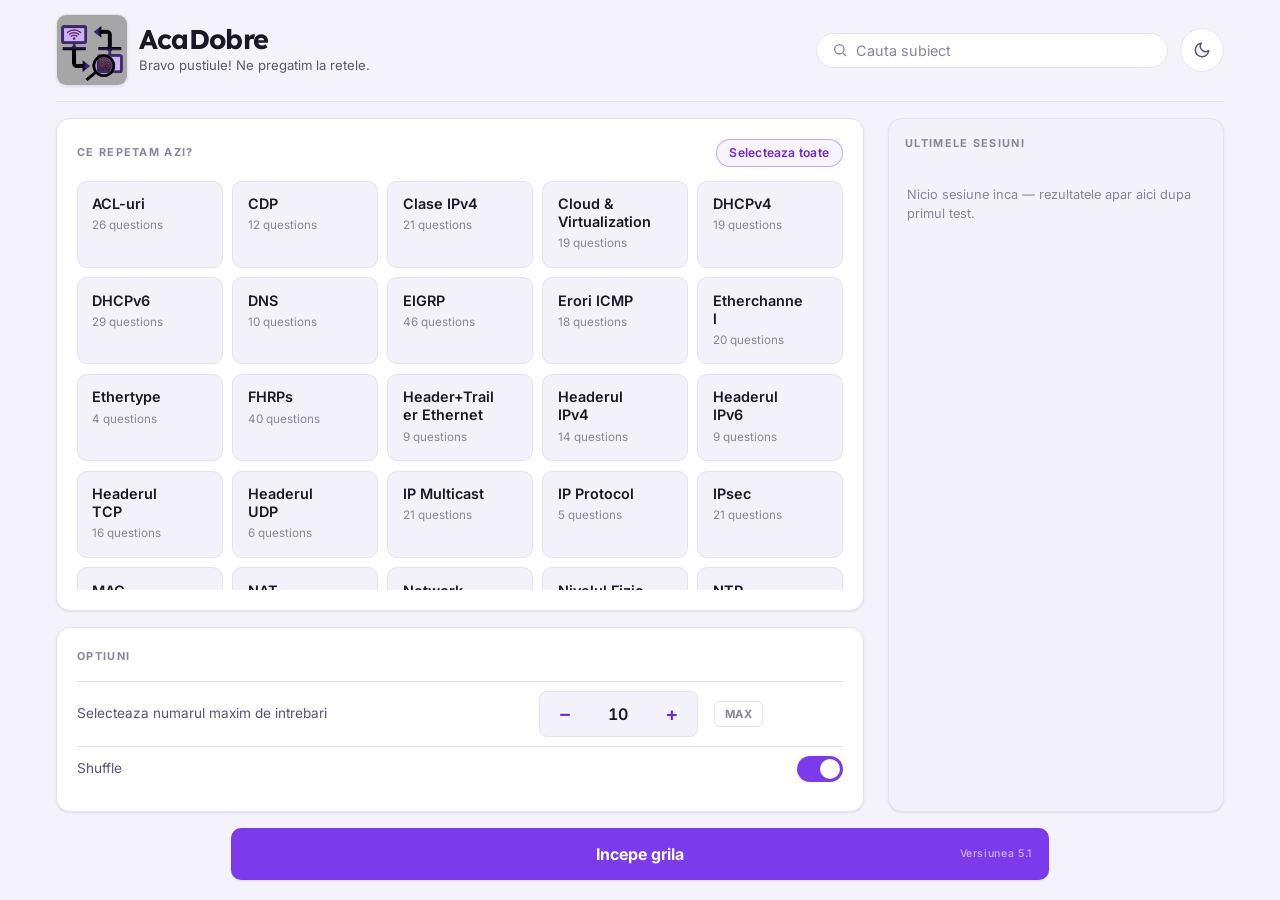
<file: index.html>
<!DOCTYPE html>
<html lang="en">
<head>
  <meta charset="UTF-8" />
  <meta name="viewport" content="width=device-width, initial-scale=1.0, viewport-fit=cover" />
  <title>AcaDobre</title>

  <link rel="manifest" href="manifest.json" />
  <link rel="icon" type="image/x-icon" href="icons/logo.ico" />
  <link rel="icon" type="image/png" href="icons/logo.png" />
  <link rel="shortcut icon" href="icons/logo.ico" />
  <meta name="color-scheme" content="dark light" />
  <meta name="theme-color" content="#0e1014" id="meta-theme-color" />
  <meta name="mobile-web-app-capable" content="yes" />
  <meta name="apple-mobile-web-app-capable" content="yes" />
  <meta name="apple-mobile-web-app-status-bar-style" content="black-translucent" />
  <meta name="apple-mobile-web-app-title" content="AcaDobre" />
  <link rel="apple-touch-icon" href="icons/apple-touch-icon.png" />

  <!-- Theme: apply saved/system preference before first paint to avoid a flash.
       This is presentation-only plumbing and is intentionally kept out of script.js. -->
  <script>
    (function () {
      try {
        var saved = localStorage.getItem('acadobre.theme');
        var theme = (saved === 'light' || saved === 'dark')
          ? saved
          : (window.matchMedia && window.matchMedia('(prefers-color-scheme: light)').matches ? 'light' : 'dark');
        document.documentElement.setAttribute('data-theme', theme);
      } catch (e) {
        document.documentElement.setAttribute('data-theme', 'dark');
      }
    })();
  </script>

  <link rel="stylesheet" href="style.css?v=5.1" />
</head>
<body>

  <div id="screen-setup" class="screen active">
    <div class="container setup-container">

      <header class="app-header">
        <div class="brand">
          <div class="brand-logo">
            <img src="icons/logo.png" alt="AcaDobre logo" />
          </div>
          <div class="brand-text">
            <h1 class="app-title">AcaDobre</h1>
            <p class="app-sub">Bravo pustiule! Ne pregatim la retele.</p>
          </div>
        </div>
        <div class="app-header-search">
          <span class="search-icon" aria-hidden="true">
            <svg viewBox="0 0 24 24" fill="none" stroke="currentColor" stroke-width="2">
              <circle cx="11" cy="11" r="7"></circle>
              <line x1="21" y1="21" x2="16.65" y2="16.65"></line>
            </svg>
          </span>
          <input type="search" id="topic-search-input" class="topic-search-input" placeholder="Cauta subiect" autocomplete="off" />
        </div>
        <button id="theme-toggle" class="theme-toggle" type="button" aria-label="Schimba tema (luminos / intunecat)" title="Schimba tema">
          <span class="ic-sun" aria-hidden="true">
            <svg viewBox="0 0 24 24" fill="none" stroke="currentColor" stroke-width="2" stroke-linecap="round" stroke-linejoin="round">
              <circle cx="12" cy="12" r="4"></circle>
              <path d="M12 2v2M12 20v2M4.93 4.93l1.41 1.41M17.66 17.66l1.41 1.41M2 12h2M20 12h2M4.93 19.07l1.41-1.41M17.66 6.34l1.41-1.41"></path>
            </svg>
          </span>
          <span class="ic-moon" aria-hidden="true">
            <svg viewBox="0 0 24 24" fill="none" stroke="currentColor" stroke-width="2" stroke-linecap="round" stroke-linejoin="round">
              <path d="M21 12.79A9 9 0 1 1 11.21 3 7 7 0 0 0 21 12.79z"></path>
            </svg>
          </span>
        </button>
      </header>

      <section class="card" id="topics-card">
        <div class="topics-card-header">
          <span class="section-label">Ce repetam azi?</span>
          <button id="topic-select-all-btn" class="topic-select-all-btn" type="button">Selecteaza toate</button>
        </div>
        <div id="topic-list" class="topic-grid"></div>
        <p id="topic-error" class="field-error hidden">Alege cel putin un subiect pentru a putea incepe.</p>
      </section>

      <section class="card" id="options-card">
        <span class="section-label">Optiuni</span>
        <!-- Header-first toggle — visible only when a selected topic contains header-fill questions -->
        <div id="hf-first-row" class="options-row hidden">
          <span class="option-label">Afiseaza intrebarile header la inceput</span>
          <label class="toggle">
            <input type="checkbox" id="hf-first-toggle" />
            <span class="toggle-slider"></span>
          </label>
        </div>
        <div class="options-row">
          <span class="option-label">Selecteaza numarul maxim de intrebari</span>
          <div class="stepper">
            <button class="stepper-btn" id="q-dec" type="button">−</button>
            <input
              type="number"
              id="q-count-input"
              class="stepper-input"
              value="10"
              min="1"
              max="100000"
              aria-label="Number of questions"
            />
            <button class="stepper-btn" id="q-inc" type="button">+</button>
          </div>
          <button id="q-max-btn" class="btn-max-fill" type="button">MAX</button>
          <span id="q-max-hint" class="hint-text"></span>
        </div>
        <div class="options-row">
          <span class="option-label">Shuffle</span>
          <label class="toggle">
            <input type="checkbox" id="shuffle-toggle" checked />
            <span class="toggle-slider"></span>
          </label>
        </div>
      </section>

      <button id="start-btn" class="btn btn-primary btn-large" type="button">
        <span class="start-btn-label">Incepe grila</span>
        <span class="start-btn-version">Versiunea 5.1</span>
      </button>

      <aside class="card" id="last-session-card">
        <div class="last-session-header">
          <span class="section-label">Ultimele sesiuni</span>
        </div>
        <ul id="last-sessions-list" class="last-sessions-list"></ul>
      </aside>
    </div>
  </div>

  <div id="screen-quiz" class="screen">
    <div class="container quiz-container">

      <!-- Top bar spans full width -->
      <div class="quiz-topbar">
        <div class="quiz-meta">
          <span id="q-current-label" class="meta-badge">Q1</span>
          <span id="q-topic-label" class="meta-topic"></span>
        </div>
        <div class="quiz-topbar-right">
          <div class="timer-wrap">
            <svg class="timer-icon" viewBox="0 0 24 24" fill="none" stroke="currentColor" stroke-width="2">
              <circle cx="12" cy="12" r="10"/><polyline points="12 6 12 12 16 14"/>
            </svg>
            <span id="timer-display">0:00</span>
          </div>
          <button id="theme-toggle-quiz" class="theme-toggle" type="button" aria-label="Schimba tema (luminos / intunecat)" title="Schimba tema">
            <span class="ic-sun" aria-hidden="true"><svg viewBox="0 0 24 24" fill="none" stroke="currentColor" stroke-width="2" stroke-linecap="round" stroke-linejoin="round"><circle cx="12" cy="12" r="4"></circle><path d="M12 2v2M12 20v2M4.93 4.93l1.41 1.41M17.66 17.66l1.41 1.41M2 12h2M20 12h2M4.93 19.07l1.41-1.41M17.66 6.34l1.41-1.41"></path></svg></span>
            <span class="ic-moon" aria-hidden="true"><svg viewBox="0 0 24 24" fill="none" stroke="currentColor" stroke-width="2" stroke-linecap="round" stroke-linejoin="round"><path d="M21 12.79A9 9 0 1 1 11.21 3 7 7 0 0 0 21 12.79z"></path></svg></span>
          </button>
        </div>
      </div>

      <div class="progress-track">
        <div id="progress-bar" class="progress-fill" style="width:0%"></div>
      </div>

      <div class="quiz-layout">

        <div class="question-area">
          <div class="card question-card">
            <h2 id="question-text" class="question-text"></h2>
            <p id="question-hint" class="question-hint hidden"></p>

            <div id="question-image-wrap" class="question-image-wrap hidden">
              <img id="question-image" class="question-image" alt="" />
            </div>

            <div id="mc-options" class="mc-options hidden"></div>
            <div id="mc-multi-options" class="mc-options hidden">
              <p class="mc-multi-badge">Selecteaza toate variantele corecte</p>
            </div>
            <div id="matching-wrap" class="matching-wrap hidden"></div>
            <div id="image-order-wrap" class="image-order-wrap hidden"></div>
            <div id="label-order-wrap" class="label-order-wrap hidden"></div>
            <div id="header-fill-wrap" class="header-fill-wrap hidden"></div>
            <div id="oe-input-wrap" class="oe-wrap hidden">
              <input
                type="text"
                id="oe-input"
                class="oe-input"
                placeholder="Raspunde…"
                autocomplete="off"
              />
            </div>
          </div>

          <div class="question-nav-btns">
            <button id="prev-btn" class="btn btn-secondary" type="button">← Inapoi</button>
            <button id="mark-btn" class="btn btn-mark" type="button" title="Flag this question for review">
              <svg class="mark-icon" viewBox="0 0 24 24" fill="none" stroke="currentColor" stroke-width="2">
                <path d="M4 4h16v10l-8 3-8-3V4z"/>
              </svg>
              <span id="mark-label">Marcheaza</span>
            </button>
            <button id="next-btn" class="btn btn-secondary" type="button">Inainte →</button>
          </div>
        </div>

        <aside class="q-sidebar">
          <div class="card q-sidebar-card">
            <span class="section-label">Intrebari</span>
            <div id="q-nav-grid" class="q-nav-grid"></div>
            <div class="quiz-mode-row">
              <span class="quiz-mode-label">Pe o pagina</span>
              <label class="toggle">
                <input type="checkbox" id="single-page-mode-toggle" />
                <span class="toggle-slider"></span>
              </label>
            </div>
            <button id="submit-quiz-btn" class="btn btn-primary btn-full" type="button">Vedem ce o fi</button>
            <button id="abandon-btn" class="btn btn-ghost btn-full" type="button">← Inapoi la meniu</button>
          </div>
        </aside>

      </div>
    </div>
  </div>
  <div id="screen-results" class="screen">
    <div class="container results-container">

      <header class="results-header">
        <div class="score-ring-wrap">
          <svg class="score-ring" viewBox="0 0 120 120">
            <circle class="ring-bg" cx="60" cy="60" r="52" />
            <circle id="ring-progress" class="ring-fg" cx="60" cy="60" r="52"
              stroke-dasharray="326.7" stroke-dashoffset="326.7" />
          </svg>
          <div class="score-ring-label">
            <span id="score-pct-big">0%</span>
          </div>
        </div>
        <div class="results-meta">
          <h2 id="results-title" class="results-title">Quiz Complete</h2>
          <p id="results-summary" class="results-summary"></p>
        </div>
        <button id="theme-toggle-results" class="theme-toggle" type="button" aria-label="Schimba tema (luminos / intunecat)" title="Schimba tema">
          <span class="ic-sun" aria-hidden="true"><svg viewBox="0 0 24 24" fill="none" stroke="currentColor" stroke-width="2" stroke-linecap="round" stroke-linejoin="round"><circle cx="12" cy="12" r="4"></circle><path d="M12 2v2M12 20v2M4.93 4.93l1.41 1.41M17.66 17.66l1.41 1.41M2 12h2M20 12h2M4.93 19.07l1.41-1.41M17.66 6.34l1.41-1.41"></path></svg></span>
          <span class="ic-moon" aria-hidden="true"><svg viewBox="0 0 24 24" fill="none" stroke="currentColor" stroke-width="2" stroke-linecap="round" stroke-linejoin="round"><path d="M21 12.79A9 9 0 1 1 11.21 3 7 7 0 0 0 21 12.79z"></path></svg></span>
        </button>
      </header>

      <div class="stats-row">
        <div class="stat-card">
          <span class="stat-value" id="stat-correct">0</span>
          <span class="stat-label">Raspunsuri corecte</span>
        </div>
        <div class="stat-card">
          <span class="stat-value" id="stat-total">0</span>
          <span class="stat-label">Intrebari totale</span>
        </div>
        <div class="stat-card">
          <span class="stat-value" id="stat-time">0s</span>
          <span class="stat-label">Timp</span>
        </div>
      </div>

      <div class="results-actions">
        <button id="restart-btn" class="btn btn-primary"   type="button">Grila noua</button>
      </div>

      <div id="review-panel" class="review-panel">
        <div class="review-mode-bar">
          <span class="review-mode-label">Pe o pagina</span>
          <label class="toggle">
            <input type="checkbox" id="review-single-page-toggle" />
            <span class="toggle-slider"></span>
          </label>
        </div>
        <div class="review-layout">
          <div class="review-list-col">
            <span class="section-label">Vreau sa vad statisticile</span>
            <div id="review-list"></div>
          </div>
          <aside class="review-nav-sidebar">
            <span class="section-label">Raspunsuri</span>
            <div id="review-nav-grid" class="review-nav-grid"></div>
          </aside>
        </div>
      </div>

      <div id="topic-breakdown" class="card hidden">
        <span class="section-label">Sectiuni alese</span>
        <div id="breakdown-list"></div>
      </div>

    </div>
  </div>

  <div id="confirm-modal" class="modal-backdrop hidden">
    <div class="modal-box">
      <h3 class="modal-title" id="modal-title">Confirmare</h3>
      <p id="modal-body" class="modal-body"></p>
      <div class="modal-actions">
        <button id="modal-cancel" class="btn btn-secondary" type="button">Inapoi</button>
        <button id="modal-confirm" class="btn btn-primary"  type="button">Trimite raspuns</button>
      </div>
    </div>
  </div>

  <script>
    window.ACADOBRE_QUESTIONS = [];
  </script>

  <script src="questions/rutare_dinamica.js"></script>
  <script src="questions/porturi_protocoale_layer4.js"></script>
  <script src="questions/ip_protocol_nextheader.js"></script>
  <script src="questions/ethertype.js"></script>
  <script src="questions/ip_multicast.js"></script>
  <script src="questions/icmp.js"></script>
  <script src="questions/mac_multicast.js"></script>
  <script src="questions/timers.js"></script>
  <script src="questions/osi_tcp.js"></script>
  <script src="questions/physical_layer.js"></script>
  <script src="questions/ip_classes.js"></script>
  <script src="questions/standard_names.js"></script>
  <script src="questions/udp_header.js"></script>
  <script src="questions/ipv4_header.js"></script>
  <script src="questions/tcp_header.js"></script>
  <script src="questions/ipv6_header.js"></script>
  <script src="questions/ethernet_frame.js"></script>
  <script src="questions/vlan_tag.js"></script>
  <script src="questions/stp.js"></script>
  <script src="questions/etherchannel.js"></script>
  <script src="questions/fhrp.js"></script>
  <script src="questions/dhcp.js"></script>
  <script src="questions/dhcpv6.js"></script>
  <script src="questions/ospf.js"></script>
  <script src="questions/security.js"></script>
  <script src="questions/layer2security.js"></script>
  <script src="questions/acl.js"></script>
  <script src="questions/nat.js"></script>
  <script src="questions/vlans.js"></script>
  <script src="questions/vtp.js"></script>
  <script src="questions/dns.js"></script>
  <script src="questions/cdp.js"></script>
  <script src="questions/ntp.js"></script>
  <script src="questions/ssh.js"></script>
  <script src="questions/snmp.js"></script>
  <script src="questions/syslog.js"></script>
  <script src="questions/wireless_frame.js"></script>
  <script src="questions/wifi_standards.js"></script>
  <script src="questions/wireless.js"></script>
  <script src="questions/wan.js"></script>
  <script src="questions/vpn.js"></script>
  <script src="questions/ipsec.js"></script>
  <script src="questions/qos.js"></script>
  <script src="questions/network_design.js"></script>
  <script src="questions/virtualization.js"></script>
  <script src="questions/eigrp.js"></script>

  <script src="script.js?v=5.1"></script>

  <!-- Theme toggle wiring — presentation-only, kept separate from script.js -->
  <script>
    (function () {
      var btns = document.querySelectorAll('.theme-toggle');
      var meta = document.getElementById('meta-theme-color');
      var COLORS = { dark: '#0e1014', light: '#f5f4fb' };
      function apply(theme, ev) {
        var root = document.documentElement;
        var commit = function () {
          root.setAttribute('data-theme', theme);
          if (meta) meta.setAttribute('content', COLORS[theme] || COLORS.dark);
        };
        try { localStorage.setItem('acadobre.theme', theme); } catch (e) {}
        if (typeof document.startViewTransition !== 'function') { commit(); return; }
        // The new theme wipes in as a circle expanding from the toggle that was clicked
        // (fallback: top-right). GPU-composited clip-path stays smooth on a large DOM.
        // Runs regardless of prefers-reduced-motion: this is an explicit, user-invoked action.
        var ox = ev && ev.clientX != null ? ev.clientX : window.innerWidth - 40;
        var oy = ev && ev.clientY != null ? ev.clientY : 40;
        var endR = Math.hypot(Math.max(ox, window.innerWidth - ox), Math.max(oy, window.innerHeight - oy));
        // Freeze the per-element colour transitions while the wipe plays. The live DOM is
        // hidden behind the VT snapshot, so snapping it instantly is invisible — and it hands
        // the whole main thread to the composited clip-path reveal. Otherwise the hundreds of
        // simultaneous 180ms background/color transitions starve it and the wipe drops frames.
        root.classList.add('theme-switching');
        var done = function () { root.classList.remove('theme-switching'); };
        var vt = document.startViewTransition(commit);
        vt.ready.then(function () {
          root.animate(
            { clipPath: ['circle(0px at ' + ox + 'px ' + oy + 'px)',
                         'circle(' + endR + 'px at ' + ox + 'px ' + oy + 'px)'] },
            { duration: 480, easing: 'cubic-bezier(.4, 0, .2, 1)', pseudoElement: '::view-transition-new(root)' }
          );
        }).catch(function () {});
        vt.finished.then(done).catch(done);
      }
      btns.forEach(function (btn) {
        btn.addEventListener('click', function (e) {
          var current = document.documentElement.getAttribute('data-theme') === 'light' ? 'light' : 'dark';
          apply(current === 'light' ? 'dark' : 'light', e);
        });
      });
      // Keep the status-bar colour in sync with the theme chosen before paint.
      var initial = document.documentElement.getAttribute('data-theme') === 'light' ? 'light' : 'dark';
      if (meta) meta.setAttribute('content', COLORS[initial]);
      // Follow the OS only while the user hasn't made an explicit choice.
      if (window.matchMedia) {
        window.matchMedia('(prefers-color-scheme: light)').addEventListener('change', function (e) {
          var saved;
          try { saved = localStorage.getItem('acadobre.theme'); } catch (err) {}
          if (saved !== 'light' && saved !== 'dark') apply(e.matches ? 'light' : 'dark');
        });
      }
    })();
  </script>

  <script>
    if ('serviceWorker' in navigator) {
      window.addEventListener('load', () => {
        navigator.serviceWorker.register('./sw.js')
          .catch(err => console.warn('SW registration failed:', err));
      });
    }
  </script>
</body>
</html>
</file>
<file: style.css>
/* ============================================================
   AcaDobre — Professional violet design system (v6.1)
   Mobile-first, token-driven, dual theme, no neon glow.
   Visual layer only: every selector/class here is referenced by
   index.html or generated by script.js — names are preserved.
   ============================================================ */

@import url('https://fonts.googleapis.com/css2?family=Inter:wght@400;500;600;700&family=Lexend:wght@500;600;700;800&display=swap');

/* ── Design tokens — constants (theme-independent) ───────────── */
:root {
  --v-200: #ddd6fe;
  --v-300: #c4b5fd;
  --v-400: #a78bfa;
  --v-500: #8b5cf6;
  --v-600: #7c3aed;
  --v-700: #6d28d9;

  --r-xs: 6px;
  --r-sm: 8px;
  --r-md: 10px;
  --r-lg: 14px;
  --r-xl: 20px;
  --r-pill: 999px;
  --radius: var(--r-md);
  --radius-lg: var(--r-lg);

  --t-fast: 120ms ease;
  --t: 180ms cubic-bezier(.4, 0, .2, 1);
  --transition: var(--t);

  --font: 'Inter', system-ui, -apple-system, 'Segoe UI', Roboto, sans-serif;
  --font-display: 'Lexend', 'Inter', system-ui, sans-serif;
}

/* ── Dark theme (default) ───────────────────────────────────── */
:root,
:root[data-theme="dark"] {
  color-scheme: dark;

  --bg:            #0e1014;
  --surface:       #161922;
  --surface-2:     #1c2029;
  --surface-hover: #232936;
  --border:        #2a2f3b;
  --border-strong: #3a4150;

  --text:        #eceef4;
  --text-muted:  #a3aabb;
  --text-subtle: #6d7585;

  --primary:        #7c3aed;
  --primary-hover:  #8b5cf6;
  --on-primary:     #ffffff;
  --accent-text:    #b9a4fc;
  --accent-weak:    rgba(124, 58, 237, .20);
  --accent-weak-2:  rgba(124, 58, 237, .11);
  --accent-border:  rgba(139, 92, 246, .55);
  --ring:           #a78bfa;

  --success:      #22c55e;
  --success-text: #4ade80;
  --success-weak: rgba(34, 197, 94, .14);
  --danger:       #ef4444;
  --danger-text:  #f87171;
  --danger-weak:  rgba(239, 68, 68, .14);
  --warning:      #f59e0b;
  --warning-text: #fbbf24;
  --warning-weak: rgba(245, 158, 11, .15);

  --shadow-color: rgba(0, 0, 0, .55);
  --shadow-sm: 0 1px 2px 0 var(--shadow-color);
  --shadow-md: 0 6px 20px -8px var(--shadow-color);
  --shadow-lg: 0 20px 46px -14px var(--shadow-color);

  --header-bg: rgba(14, 16, 20, .82);
  --scrim: rgba(6, 7, 12, .62);
}

/* ── Light theme ────────────────────────────────────────────── */
:root[data-theme="light"] {
  color-scheme: light;

  --bg:            #f4f3fb;
  --surface:       #ffffff;
  --surface-2:     #f3f1fa;
  --surface-hover: #efecf8;
  --border:        #e5e2f0;
  --border-strong: #d2cce5;

  --text:        #1a1726;
  --text-muted:  #5b5570;
  --text-subtle: #8b8499;

  --primary:        #7c3aed;
  --primary-hover:  #6d28d9;
  --on-primary:     #ffffff;
  --accent-text:    #6d28d9;
  --accent-weak:    rgba(124, 58, 237, .10);
  --accent-weak-2:  rgba(124, 58, 237, .055);
  --accent-border:  rgba(124, 58, 237, .40);
  --ring:           #7c3aed;

  --success:      #059669;
  --success-text: #047857;
  --success-weak: rgba(5, 150, 105, .10);
  --danger:       #dc2626;
  --danger-text:  #b91c1c;
  --danger-weak:  rgba(220, 38, 38, .08);
  --warning:      #d97706;
  --warning-text: #b45309;
  --warning-weak: rgba(217, 119, 6, .12);

  --shadow-color: rgba(60, 40, 120, .12);
  --shadow-sm: 0 1px 2px 0 var(--shadow-color);
  --shadow-md: 0 8px 24px -10px var(--shadow-color);
  --shadow-lg: 0 22px 52px -16px var(--shadow-color);

  --header-bg: rgba(244, 243, 251, .82);
  --scrim: rgba(40, 30, 70, .38);
}

/* ── Reset ──────────────────────────────────────────────────── */
*, *::before, *::after { box-sizing: border-box; margin: 0; padding: 0; }
html { scroll-behavior: smooth; }
body {
  font-family: var(--font);
  background: var(--bg);
  color: var(--text);
  min-height: 100vh;
  line-height: 1.6;
  -webkit-font-smoothing: antialiased;
  text-rendering: optimizeLegibility;
  transition: background var(--t), color var(--t);
}

:focus-visible {
  outline: 2px solid var(--ring);
  outline-offset: 2px;
  border-radius: var(--r-xs);
}
*:focus:not(:focus-visible) { outline: none; }

@media (prefers-reduced-motion: reduce) {
  *, *::before, *::after {
    animation-duration: .01ms !important;
    animation-iteration-count: 1 !important;
    transition-duration: .01ms !important;
    scroll-behavior: auto !important;
  }
}

/* Theme switch: the new theme wipes in as a circle expanding from the toggle (clip-path
   animated in the inline script in index.html). Kill the default cross-fade so the reveal
   is crisp — the old theme stays solid underneath while the new one clips in on top.
   Runs regardless of reduced-motion because it's an explicit, user-invoked action. */
::view-transition-old(root),
::view-transition-new(root) {
  animation: none;
  mix-blend-mode: normal;
}
::view-transition-new(root) { z-index: 1; }
::view-transition-old(root) { z-index: 0; }

/* While the wipe plays, snap the live DOM instantly (it's hidden behind the snapshot) so the
   composited clip-path reveal keeps the whole main thread and runs at full refresh rate —
   otherwise the simultaneous per-element colour transitions starve it and the reveal stutters. */
html.theme-switching *,
html.theme-switching *::before,
html.theme-switching *::after {
  transition: none !important;
}

/* ── Screens ────────────────────────────────────────────────── */
.screen { display: none; min-height: 100vh; padding: 1.5rem 1rem 3rem; }
.screen.active { display: block; }

.container { width: 100%; margin: 0 auto; }

@keyframes fadeUp {
  from { opacity: 0; transform: translateY(8px); }
  to   { opacity: 1; transform: translateY(0); }
}
@keyframes fadeIn { from { opacity: 0; } to { opacity: 1; } }
@keyframes scaleIn { from { opacity: 0; transform: scale(.95); } to { opacity: 1; transform: scale(1); } }

/* ============================================================
   SETUP SCREEN  (mobile-first; grid promoted at >=1024px)
   ============================================================ */
#screen-setup { padding: 0; }

.setup-container {
  max-width: 720px;
  margin: 0 auto;
  display: flex;
  flex-direction: column;
  gap: 1rem;
  padding: 0 1rem calc(1.5rem + env(safe-area-inset-bottom));
  min-height: 100dvh;
  animation: fadeUp .3s ease both;
}

/* App header — in flow, sticky with a subtle blurred bar */
.app-header {
  display: flex;
  align-items: center;
  gap: .75rem;
  flex-wrap: wrap;
  position: sticky;
  top: 0;
  z-index: 30;
  padding: .9rem 0;
  background: var(--header-bg);
  -webkit-backdrop-filter: blur(10px);
  backdrop-filter: blur(10px);
  border-bottom: 1px solid var(--border);
}

.brand { display: flex; align-items: center; gap: .7rem; min-width: 0; margin-right: auto; flex: 1 1 100%; }
.brand-logo {
  width: 64px; height: 64px;
  border-radius: var(--r-md);
  overflow: hidden;
  border: 1px solid var(--border);
  background: var(--surface-2);
  box-shadow: var(--shadow-sm);
  flex-shrink: 0;
}
.brand-logo img { width: 100%; height: 100%; object-fit: cover; display: block; }
.brand-text { min-width: 0; }
.app-title { font-family: var(--font-display); font-size: 1.5rem; font-weight: 700; line-height: 1.04; letter-spacing: -0.02em; }
.app-sub   { color: var(--text-muted); font-size: .82rem; font-weight: 400; margin-top: .12rem; }

/* Search — full-width row on phones, inline from 640px up */
.app-header-search {
  order: 1;
  flex: 1 1 auto;
  min-width: 0;
  display: flex;
  align-items: center;
  gap: .5rem;
  background: var(--surface);
  border: 1.5px solid var(--border);
  border-radius: var(--r-pill);
  padding: .5rem .95rem;
  transition: border-color var(--t), box-shadow var(--t);
}
.app-header-search:focus-within { border-color: var(--primary); box-shadow: 0 0 0 3px var(--accent-weak); }
.app-header-search .search-icon { display: inline-flex; align-items: center; justify-content: center; color: var(--text-subtle); flex-shrink: 0; }
.app-header-search .search-icon svg { width: 16px; height: 16px; }
.topic-search-input {
  flex: 1 1 auto;
  background: transparent;
  border: none;
  outline: none;
  color: var(--text);
  font-family: var(--font);
  font-size: .9rem;
  min-width: 0;
}
.topic-search-input::placeholder { color: var(--text-subtle); }
.topic-search-input::-webkit-search-cancel-button { display: none; }

/* Theme toggle */
.theme-toggle {
  order: 2;
  flex-shrink: 0;
  width: 44px; height: 44px;
  display: inline-flex;
  align-items: center;
  justify-content: center;
  background: var(--surface);
  border: 1.5px solid var(--border);
  border-radius: var(--r-pill);
  color: var(--text-muted);
  cursor: pointer;
  transition: color var(--t), border-color var(--t), background var(--t);
}
.theme-toggle:hover { color: var(--accent-text); border-color: var(--border-strong); background: var(--surface-hover); }
.theme-toggle svg { width: 18px; height: 18px; }
.theme-toggle .ic-moon { display: none; }
.theme-toggle .ic-sun  { display: inline-flex; }
:root[data-theme="light"] .theme-toggle .ic-sun  { display: none; }
:root[data-theme="light"] .theme-toggle .ic-moon { display: inline-flex; }

/* Topics card */
#topics-card { display: flex; flex-direction: column; gap: .85rem; }
.topics-card-header { display: flex; align-items: center; justify-content: space-between; gap: .5rem; }
.topics-card-header .section-label { margin: 0; }

/* Mobile-first: 3 compact columns that scroll independently of the page, so the
   topics header (1.6) stays put above them. Tablet/desktop widen the columns and
   change the scroll model below. */
.topic-grid {
  display: grid;
  grid-template-columns: repeat(3, minmax(0, 1fr));
  gap: .5rem;
  max-height: 56vh;
  overflow-y: auto;
  overscroll-behavior: contain;
  -webkit-overflow-scrolling: touch;
  align-content: start;
}
.topic-chip {
  cursor: pointer;
  background: var(--surface-2);
  border: 1.5px solid var(--border);
  border-radius: var(--r-md);
  padding: .6rem .45rem;
  transition: border-color var(--t), background var(--t), box-shadow var(--t);
  user-select: none;
  position: relative;
}
.topic-chip:hover { background: var(--surface-hover); border-color: var(--border-strong); }
.topic-chip.selected { border-color: var(--primary); background: var(--accent-weak); }
/* Wrap whole words; small enough that even the longest single words fit on one line
   (so break-word never has to fall back to splitting characters). */
.topic-chip-name  { font-weight: 600; font-size: .68rem; line-height: 1.25; display: block; padding-right: .3rem; overflow-wrap: break-word; }
.topic-chip-count { font-size: .73rem; color: var(--text-subtle); display: block; margin-top: .2rem; }
.topic-chip-check {
  position: absolute;
  top: .6rem; right: .6rem;
  width: 18px; height: 18px;
  border-radius: 50%;
  background: var(--primary);
  display: flex; align-items: center; justify-content: center;
  font-size: .6rem; font-weight: 900; color: var(--on-primary);
  opacity: 0; transform: scale(.4);
  transition: opacity var(--t), transform var(--t);
  pointer-events: none;
}
.topic-chip.selected .topic-chip-check { opacity: 1; transform: scale(1); }

/* Options card */
#options-card { display: flex; flex-direction: column; }
.options-row { display: flex; align-items: center; flex-wrap: wrap; gap: .65rem 1rem; padding: .55rem 0; }
.options-row + .options-row { border-top: 1px solid var(--border); }
.option-label { flex: 1 1 auto; font-size: .85rem; color: var(--text-muted); min-width: 8rem; }
.hint-text    { font-size: .72rem; color: var(--text-subtle); min-width: 4rem; }

.stepper {
  display: flex; align-items: center; gap: .5rem;
  background: var(--surface-2);
  border: 1px solid var(--border);
  border-radius: var(--r-sm);
  padding: .25rem .45rem;
}
.stepper-btn {
  background: none; border: none;
  color: var(--accent-text);
  font-size: 1.2rem; font-weight: 600;
  cursor: pointer;
  width: 36px; height: 36px;
  display: flex; align-items: center; justify-content: center;
  border-radius: var(--r-xs);
  line-height: 1; flex-shrink: 0;
  transition: background var(--t);
}
.stepper-btn:hover { background: var(--accent-weak); }
.stepper-input {
  background: transparent;
  border: none;
  color: var(--text);
  font-family: var(--font);
  font-size: 1rem; font-weight: 600;
  font-variant-numeric: tabular-nums;
  width: 5ch; /* fits up to 5-digit counts without clipping */
  text-align: center;
  outline: none;
  -moz-appearance: textfield;
}
.stepper-input::-webkit-outer-spin-button,
.stepper-input::-webkit-inner-spin-button { -webkit-appearance: none; }

.btn-max-fill {
  background: none;
  border: 1.5px solid var(--border);
  border-radius: var(--r-xs);
  color: var(--text-subtle);
  font-family: var(--font);
  font-size: .7rem;
  font-weight: 700;
  letter-spacing: .05em;
  padding: .3rem .6rem;
  cursor: pointer;
  transition: border-color var(--t), color var(--t), background var(--t);
  flex-shrink: 0;
}
.btn-max-fill:hover { border-color: var(--primary); color: var(--accent-text); background: var(--accent-weak-2); }

/* Toggle switch */
.toggle { position: relative; display: inline-block; width: 46px; height: 26px; cursor: pointer; flex-shrink: 0; }
.toggle input { opacity: 0; width: 0; height: 0; position: absolute; }
.toggle-slider {
  position: absolute; inset: 0;
  background: var(--border-strong);
  border-radius: var(--r-pill);
  transition: background var(--t);
}
.toggle-slider::before {
  content: '';
  position: absolute;
  width: 20px; height: 20px;
  left: 3px; top: 3px;
  background: var(--surface);
  border-radius: 50%;
  box-shadow: var(--shadow-sm);
  transition: transform var(--t), background var(--t);
}
.toggle input:checked + .toggle-slider { background: var(--primary); }
.toggle input:checked + .toggle-slider::before { transform: translateX(20px); background: #fff; }
.toggle input:focus-visible + .toggle-slider { outline: 2px solid var(--ring); outline-offset: 2px; }

.field-error { color: var(--danger-text); font-size: .82rem; margin-top: .6rem; }

/* Start button */
#start-btn { position: relative; display: flex; align-items: center; justify-content: center; }
#start-btn .start-btn-label { font-weight: 700; }
#start-btn .start-btn-version {
  position: absolute;
  right: 1rem;
  font-size: .66rem;
  font-weight: 500;
  letter-spacing: .06em;
  opacity: .6;
  pointer-events: none;
}

/* Last sessions — fixed-size panel, scrolls internally */
#last-session-card {
  display: flex;
  flex-direction: column;
  background: var(--surface-2);
  border: 1px solid var(--border);
  border-radius: var(--r-lg);
  padding: 1rem;
  height: 15rem;
  overflow: hidden;
}
.last-session-header { flex-shrink: 0; margin-bottom: .65rem; }
.last-sessions-list {
  list-style: none;
  padding: 0;
  margin: 0;
  display: flex;
  flex-direction: column;
  gap: .5rem;
  overflow-y: auto;
  flex: 1 1 auto;
  min-height: 0;
}
.last-sessions-list:empty::after {
  content: "Nicio sesiune inca — rezultatele apar aici dupa primul test.";
  display: block;
  color: var(--text-subtle);
  font-size: .8rem;
  line-height: 1.5;
  padding: .4rem .1rem;
}
.last-session-item {
  display: flex;
  flex-direction: column;
  gap: .25rem;
  padding: .7rem .8rem;
  background: var(--surface);
  border: 1px solid var(--border);
  border-radius: var(--r-md);
  font-size: .8rem;
  cursor: default;
  transition: border-color var(--t), box-shadow var(--t);
}
.last-session-item:hover { border-color: var(--border-strong); box-shadow: var(--shadow-sm); }
.last-session-item.is-latest { border-color: var(--accent-border); background: var(--accent-weak-2); }
.last-session-top { display: flex; justify-content: space-between; align-items: baseline; gap: .5rem; }
.last-session-score { font-weight: 700; font-variant-numeric: tabular-nums; color: var(--accent-text); }
.last-session-tag {
  display: inline-block;
  margin-left: .4rem;
  padding: 1px 6px;
  font-size: .62rem;
  font-weight: 600;
  letter-spacing: .04em;
  background: var(--surface-2);
  border: 1px solid var(--border);
  border-radius: var(--r-xs);
  color: var(--text-subtle);
  vertical-align: middle;
}
.last-session-item.is-abandoned { border-color: var(--border); opacity: .82; }
.last-session-date { color: var(--text-subtle); font-size: .7rem; }
.last-session-meta { font-size: .72rem; color: var(--text-subtle); display: flex; justify-content: space-between; gap: .5rem; }
.last-session-review-btn {
  margin-top: .4rem;
  padding: .4rem .6rem;
  font-size: .72rem;
  font-weight: 600;
  font-family: var(--font);
  background: var(--accent-weak-2);
  border: 1px solid var(--accent-border);
  border-radius: var(--r-sm);
  color: var(--accent-text);
  cursor: pointer;
  transition: background var(--t), border-color var(--t);
}
.last-session-review-btn:hover { background: var(--accent-weak); border-color: var(--primary); }

/* Tablet+ : search goes inline, comfortable container */
@media (min-width: 640px) {
  .setup-container { max-width: 780px; padding: 0 1.5rem calc(1.5rem + env(safe-area-inset-bottom)); }
  .brand { flex: 0 1 auto; }
  .app-header-search { order: 0; flex: 0 1 22rem; }
  .theme-toggle { order: 0; }
  .app-title { font-size: 1.7rem; }
  .brand-logo { width: 72px; height: 72px; }
  /* Roomy auto-fill columns; the page scrolls normally at this size (no internal cap). */
  .topic-grid { grid-template-columns: repeat(auto-fill, minmax(135px, 1fr)); gap: .6rem; max-height: none; overflow: visible; }
  .topic-chip { padding: .85rem .9rem; }
  .topic-chip-name { font-size: .9rem; padding-right: 1.3rem; } /* wider chips here, restore full size */
}

/* Desktop : two-column app shell that fits the viewport, topics scroll */
@media (min-width: 1024px) {
  .setup-container {
    max-width: min(1680px, 95vw);
    height: 100dvh;
    display: grid;
    grid-template-columns: minmax(0, 1fr) 21rem;
    grid-template-rows: auto minmax(0, 1fr) auto auto;
    grid-template-areas:
      "header  header"
      "topics  aside"
      "options aside"
      "start   start";
    column-gap: 1.5rem;
    row-gap: 1rem;
    padding: 0 1.5rem 1.25rem;
  }
  .app-header { grid-area: header; }
  /* Card stays put; only its grid scrolls, so the topics header (1.6) never moves. */
  #topics-card { grid-area: topics; min-height: 0; }
  #topics-card .topic-grid { max-height: none; min-height: 0; flex: 1 1 auto; overflow-y: auto; }
  #options-card { grid-area: options; }
  #last-session-card { grid-area: aside; height: auto; min-height: 0; align-self: stretch; }
  /* Everything else fills the wider shell, but the start bar keeps a sane width. */
  /* Centered, ~70% of the row width (the two columns above it). */
  #start-btn { grid-area: start; max-width: 70%; justify-self: center; }
}

/* Hide subtitle on the narrowest phones to keep the header tidy */
@media (max-width: 380px) {
  .app-sub { display: none; }
}

/* ============================================================
   SHARED COMPONENTS
   ============================================================ */
.card {
  background: var(--surface);
  border: 1px solid var(--border);
  border-radius: var(--r-lg);
  padding: 1.25rem;
  box-shadow: var(--shadow-sm);
}

.section-label {
  display: block;
  font-size: .68rem;
  font-weight: 700;
  letter-spacing: .12em;
  text-transform: uppercase;
  color: var(--text-subtle);
  margin-bottom: 1rem;
}

/* Buttons */
.btn {
  display: inline-flex; align-items: center; justify-content: center;
  font-family: var(--font);
  font-size: .9rem; font-weight: 600;
  border: 1.5px solid transparent; border-radius: var(--r-md);
  cursor: pointer;
  padding: .7rem 1.4rem;
  transition: background var(--t), border-color var(--t), color var(--t),
              transform var(--t-fast), box-shadow var(--t);
  white-space: nowrap;
}
.btn:active   { transform: translateY(1px); }
.btn:disabled { opacity: .4; cursor: not-allowed; }
.btn-full     { width: 100%; }
.btn-primary {
  background: var(--primary);
  color: var(--on-primary); font-weight: 600;
  box-shadow: var(--shadow-sm);
}
.btn-primary:hover:not(:disabled) { background: var(--primary-hover); box-shadow: var(--shadow-md); }
.btn-secondary { background: var(--surface); color: var(--text); border-color: var(--border); }
.btn-secondary:hover:not(:disabled) { background: var(--surface-hover); border-color: var(--border-strong); }
.btn-ghost { background: transparent; color: var(--text-muted); border-color: transparent; }
.btn-ghost:hover:not(:disabled) { color: var(--text); border-color: var(--border); background: var(--surface-hover); }
.btn-large { width: 100%; padding: .95rem 1.4rem; font-size: 1rem; }

.topic-select-all-btn {
  padding: .35rem .8rem;
  font-size: .76rem;
  font-weight: 600;
  letter-spacing: .02em;
  font-family: var(--font);
  background: var(--accent-weak-2);
  border: 1.5px solid var(--accent-border);
  border-radius: var(--r-pill);
  color: var(--accent-text);
  cursor: pointer;
  transition: background var(--t), border-color var(--t);
  flex-shrink: 0;
}
.topic-select-all-btn:hover { background: var(--accent-weak); border-color: var(--primary); }

/* Modal */
.modal-backdrop {
  position: fixed; inset: 0; z-index: 1000;
  background: var(--scrim);
  backdrop-filter: blur(4px);
  display: flex; align-items: center; justify-content: center;
  padding: 1.5rem;
  animation: fadeIn .18s ease both;
}
.modal-box {
  background: var(--surface);
  border: 1px solid var(--border-strong);
  border-radius: var(--r-lg);
  padding: 1.75rem;
  max-width: 400px; width: 100%;
  box-shadow: var(--shadow-lg);
  animation: scaleIn .2s ease both;
}
.modal-title { font-family: var(--font-display); font-size: 1.25rem; font-weight: 700; margin-bottom: .6rem; }
.modal-body  { font-size: .9rem; color: var(--text-muted); margin-bottom: 1.25rem; line-height: 1.6; }
.modal-actions { display: flex; gap: .75rem; }
.modal-actions .btn { flex: 1; }

/* ============================================================
   QUIZ SCREEN
   ============================================================ */
.quiz-container {
  max-width: 1040px;
  display: flex;
  flex-direction: column;
  gap: 1.1rem;
  animation: fadeUp .3s ease both;
}

.quiz-topbar { display: flex; align-items: center; justify-content: space-between; padding: 0 .1rem; gap: .6rem; }
.quiz-topbar-right { display: flex; align-items: center; gap: .6rem; }
.quiz-meta    { display: flex; align-items: center; gap: .75rem; }
.meta-badge {
  background: var(--accent-weak); color: var(--accent-text);
  border: 1px solid var(--accent-border);
  font-size: .72rem; font-weight: 700;
  padding: .25rem .65rem;
  border-radius: var(--r-xs); letter-spacing: .04em;
  font-variant-numeric: tabular-nums;
}
.meta-topic   { font-size: .82rem; color: var(--text-muted); }
.timer-wrap   { display: flex; align-items: center; gap: .4rem; font-variant-numeric: tabular-nums; font-size: .88rem; font-weight: 600; color: var(--text-muted); }
.timer-icon   { width: 15px; height: 15px; stroke: var(--text-subtle); }

.progress-track { height: 6px; background: var(--surface-2); border: 1px solid var(--border); border-radius: var(--r-pill); overflow: hidden; }
.progress-fill  { height: 100%; background: var(--primary); border-radius: var(--r-pill); transition: width .45s cubic-bezier(.4,0,.2,1); }

.quiz-layout { display: grid; grid-template-columns: 1fr 250px; gap: 1.25rem; align-items: start; }

#question-text,
.mc-opt-text { white-space: pre-line; }

.question-area {
  display: flex;
  flex-direction: column;
  gap: 1rem;
  min-height: calc(100vh - 10rem);
  min-width: 0; /* grid item: allow shrink below content so overflow-x scroll regions (image-order strip) engage instead of expanding the track */
}
.question-card { display: flex; flex-direction: column; gap: 1.25rem; min-height: 21.25rem; min-width: 0; }
.question-text { font-family: var(--font-display); font-size: 1.25rem; line-height: 1.45; font-weight: 600; letter-spacing: -0.01em; }

.question-nav-btns {
  display: flex;
  gap: .75rem;
  margin-top: auto;
  position: sticky;
  bottom: 0;
  z-index: 10;
  padding: .65rem 0 .4rem;
  background: var(--bg);
}
.question-nav-btns .btn { flex: 1; }

.question-hint {
  font-size: .82rem;
  color: var(--text-muted);
  background: var(--accent-weak-2);
  border: 1px solid var(--accent-border);
  border-radius: var(--r-sm);
  padding: .65rem .9rem;
  line-height: 1.55;
  margin-top: -.25rem;
}

.question-image-wrap { width: 100%; text-align: center; }
.question-image { max-width: 100%; height: auto; border-radius: var(--r-md); border: 1px solid var(--border); object-fit: contain; }

/* Multiple choice */
.mc-options { display: flex; flex-direction: column; gap: .55rem; }
.mc-option {
  display: flex; align-items: center; gap: .85rem;
  padding: .85rem 1rem;
  background: var(--surface-2);
  border: 1.5px solid var(--border);
  border-radius: var(--r-md);
  cursor: pointer;
  transition: border-color var(--t), background var(--t), box-shadow var(--t);
  user-select: none;
}
.mc-option:hover:not(.disabled) { background: var(--surface-hover); border-color: var(--border-strong); }
.mc-option.selected  { border-color: var(--primary); background: var(--accent-weak); }
.mc-option.correct   { border-color: var(--success); background: var(--success-weak); }
.mc-option.incorrect { border-color: var(--danger);  background: var(--danger-weak); }
.mc-option.disabled  { cursor: default; }
.mc-option.show-correct { border-color: var(--success); background: var(--success-weak); }
.mc-opt-letter {
  width: 1.75rem; height: 1.75rem; border-radius: var(--r-xs);
  background: var(--surface); border: 1.5px solid var(--border);
  display: flex; align-items: center; justify-content: center;
  font-size: .72rem; font-weight: 700; color: var(--text-subtle);
  flex-shrink: 0;
  transition: background var(--t), color var(--t), border-color var(--t);
}
.mc-option.selected  .mc-opt-letter { background: var(--primary); color: var(--on-primary); border-color: var(--primary); }
.mc-option.correct   .mc-opt-letter { background: var(--success); color: #08130c; border-color: var(--success); }
.mc-option.incorrect.selected .mc-opt-letter { background: var(--danger); color: #fff; border-color: var(--danger); }
.mc-opt-text { font-size: .9rem; }

.mc-multi-badge {
  font-size: .72rem;
  font-weight: 700;
  letter-spacing: .06em;
  text-transform: uppercase;
  color: var(--accent-text);
  border: 1px solid var(--accent-border);
  background: var(--accent-weak-2);
  border-radius: var(--r-xs);
  padding: .3rem .75rem;
  display: inline-block;
  margin-bottom: .65rem;
}
.mc-opt-check { border-radius: var(--r-xs) !important; }

/* Open ended */
.oe-wrap { display: flex; flex-direction: column; }
.oe-input {
  background: var(--surface-2);
  border: 1.5px solid var(--border);
  border-radius: var(--r-md);
  color: var(--text);
  font-family: var(--font);
  font-size: .95rem;
  padding: .85rem 1rem;
  outline: none;
  width: 100%;
  transition: border-color var(--t), box-shadow var(--t);
}
.oe-input:focus          { border-color: var(--primary); box-shadow: 0 0 0 3px var(--accent-weak); }
.oe-input:disabled       { opacity: .55; cursor: default; }
.oe-input.correct-input  { border-color: var(--success); box-shadow: 0 0 0 3px var(--success-weak); }
.oe-input.incorrect-input{ border-color: var(--danger); box-shadow: 0 0 0 3px var(--danger-weak); }

/* Matching */
.matching-wrap { display: flex; flex-direction: column; gap: .6rem; }
.matching-row {
  display: flex;
  align-items: center;
  gap: 1rem;
  padding: .7rem .9rem;
  background: var(--surface-2);
  border: 1px solid var(--border);
  border-radius: var(--r-md);
  transition: border-color var(--t);
}
.matching-row:focus-within { border-color: var(--primary); }
.matching-label { flex: 1; font-size: .9rem; line-height: 1.4; }
.matching-select {
  flex-shrink: 0;
  min-width: 10rem;
  max-width: 13.75rem;
  background: var(--surface);
  border: 1.5px solid var(--border-strong);
  border-radius: var(--r-sm);
  color: var(--text);
  font-family: var(--font);
  font-size: .88rem;
  padding: .5rem .7rem;
  outline: none;
  cursor: pointer;
  transition: border-color var(--t);
  appearance: none;
  -webkit-appearance: none;
  background-image: url("data:image/svg+xml,%3Csvg xmlns='http://www.w3.org/2000/svg' width='12' height='8' viewBox='0 0 12 8'%3E%3Cpath d='M1 1l5 5 5-5' stroke='%239993aa' stroke-width='1.5' fill='none' stroke-linecap='round'/%3E%3C/svg%3E");
  background-repeat: no-repeat;
  background-position: right .65rem center;
  padding-right: 2rem;
}
.matching-select:focus { border-color: var(--primary); box-shadow: 0 0 0 3px var(--accent-weak); }
.matching-select option { background: var(--surface); color: var(--text); }

/* Image order */
.image-order-hint { font-size: .78rem; color: var(--text-subtle); margin-bottom: .75rem; font-style: italic; }
.image-order-strip {
  display: flex;
  flex-wrap: wrap;
  gap: .6rem;
  padding: .75rem;
  background: var(--surface-2);
  border: 1px solid var(--border);
  border-radius: var(--r-md);
  min-height: 5rem;
}
.image-order-item {
  display: flex;
  flex-direction: column;
  align-items: center;
  gap: .3rem;
  padding: .4rem .35rem .5rem;
  background: var(--surface);
  border: 1.5px solid var(--border);
  border-radius: var(--r-md);
  cursor: grab;
  transition: border-color var(--t), box-shadow var(--t), transform var(--t), opacity var(--t);
  user-select: none;
  -webkit-user-drag: element;
}
.image-order-item:hover { border-color: var(--border-strong); box-shadow: var(--shadow-md); }
.image-order-item.dragging { opacity: .35; cursor: grabbing; transform: scale(.97); }
.image-order-item.drag-over,
.image-order-item.kbd-selected {
  border-color: var(--primary);
  box-shadow: 0 0 0 2px var(--accent-border);
  background: var(--accent-weak);
}
.image-order-pos {
  font-size: .65rem;
  font-weight: 700;
  color: var(--text-subtle);
  background: var(--surface-2);
  border-radius: var(--r-xs);
  padding: .1rem .35rem;
  letter-spacing: .04em;
  align-self: flex-end;
}
.image-order-img { display: block; max-height: 8.75rem; max-width: 5.625rem; width: auto; height: auto; border-radius: var(--r-xs); pointer-events: none; }
.image-order-cap { font-size: .7rem; color: var(--text-subtle); text-align: center; max-width: 5.625rem; white-space: nowrap; overflow: hidden; text-overflow: ellipsis; }

/* Label order */
.label-order-wrap { display: flex; flex-direction: column; }
.label-order-strip {
  display: flex;
  flex-wrap: wrap;
  gap: .6rem;
  padding: .75rem;
  background: var(--surface-2);
  border: 1px solid var(--border);
  border-radius: var(--r-md);
  min-height: 3.5rem;
  align-items: flex-start;
}
.label-order-item {
  display: flex;
  align-items: center;
  gap: .45rem;
  padding: .5rem .85rem .5rem .55rem;
  background: var(--surface);
  border: 1.5px solid var(--border);
  border-radius: var(--r-sm);
  cursor: grab;
  user-select: none;
  transition: border-color var(--t), box-shadow var(--t), transform var(--t), opacity var(--t);
}
.label-order-item:hover { border-color: var(--border-strong); box-shadow: var(--shadow-md); }
.label-order-item.dragging { opacity: .35; cursor: grabbing; transform: scale(.97); }
.label-order-item.drag-over,
.label-order-item.kbd-selected {
  border-color: var(--primary);
  box-shadow: 0 0 0 2px var(--accent-border);
  background: var(--accent-weak);
}
.label-order-text { font-size: .9rem; font-weight: 600; color: var(--text); white-space: nowrap; }

/* Header fill */
.header-fill-wrap { display: flex; flex-direction: column; align-items: center; gap: .9rem; width: 100%; }
.hf-header-img {
  width: 100%;
  max-width: 42.5rem;
  height: auto;
  border-radius: var(--r-md);
  border: 1px solid var(--border);
  display: block;
  transition: opacity .25s ease;
  user-select: none;
  -webkit-user-drag: none;
}
.hf-progress-wrap { width: 100%; max-width: 42.5rem; height: 6px; background: var(--surface-2); border: 1px solid var(--border); border-radius: var(--r-pill); overflow: hidden; }
.hf-progress-bar { height: 100%; background: var(--primary); border-radius: var(--r-pill); transition: width .4s ease; }
.hf-status { font-size: .82rem; color: var(--text-subtle); font-variant-numeric: tabular-nums; transition: color .2s ease; }
.hf-status-correct { color: var(--success-text); font-weight: 600; }
.hf-status-wrong   { color: var(--danger-text); }
.hf-status-done    { color: var(--success-text); font-weight: 600; font-size: .9rem; }
.hf-input-wrap { width: 100%; max-width: 30rem; display: flex; gap: .6rem; }
.hf-input {
  flex: 1;
  background: var(--surface-2);
  border: 2px solid var(--border-strong);
  border-radius: var(--r-md);
  color: var(--text);
  font-family: var(--font);
  font-size: 1rem;
  font-weight: 500;
  padding: .75rem 1.1rem;
  outline: none;
  text-align: center;
  transition: border-color .18s ease, box-shadow .18s ease;
  width: 100%;
}
.hf-input:focus { border-color: var(--primary); box-shadow: 0 0 0 3px var(--accent-weak); }
.hf-input-correct {
  border-color: var(--success) !important;
  box-shadow: 0 0 0 3px var(--success-weak) !important;
  background: var(--success-weak) !important;
}
.hf-input-wrong {
  border-color: var(--danger) !important;
  box-shadow: 0 0 0 3px var(--danger-weak) !important;
  animation: hf-shake .35s ease;
}
@keyframes hf-shake {
  0%,100% { transform: translateX(0); }
  20%      { transform: translateX(-6px); }
  60%      { transform: translateX(6px); }
  80%      { transform: translateX(-3px); }
}
.hf-input-hint { font-size: .73rem; color: var(--text-subtle); text-align: center; font-style: italic; }

/* Mark button */
.btn-mark {
  background: var(--surface);
  color: var(--text-muted);
  border: 1.5px solid var(--border);
  padding: .7rem .95rem;
  gap: .4rem;
  flex-shrink: 0;
}
.btn-mark:hover:not(:disabled) { color: var(--text); border-color: var(--border-strong); background: var(--surface-hover); }
.btn-mark.is-marked { color: var(--warning-text); border-color: var(--warning); background: var(--warning-weak); }
.mark-icon { width: 14px; height: 14px; flex-shrink: 0; transition: fill var(--t); }
.btn-mark.is-marked .mark-icon { fill: var(--warning-text); stroke: var(--warning-text); }

/* Quiz sidebar */
.q-sidebar { position: sticky; top: 1.5rem; }
.q-sidebar-card { display: flex; flex-direction: column; gap: 1rem; background: var(--surface-2); max-height: calc(100vh - 8rem); }
.q-nav-grid {
  display: grid;
  grid-template-columns: repeat(auto-fill, minmax(30px, 1fr));
  gap: .3rem;
  overflow: hidden auto; /* never scroll horizontally */
  min-height: 0;
  flex: 1 1 auto;
}
.q-nav-btn {
  aspect-ratio: 1;
  border: 1px solid var(--border);
  border-radius: var(--r-xs);
  background: var(--surface);
  color: var(--text-muted);
  font-size: .68rem; font-weight: 600;
  cursor: pointer;
  transition: border-color var(--t), background var(--t), color var(--t);
  display: flex; align-items: center; justify-content: center;
  padding: 0;
  font-family: var(--font);
  font-variant-numeric: tabular-nums;
}
.q-nav-btn:hover:not(.q-nav-current) { border-color: var(--border-strong); background: var(--surface-hover); color: var(--text); }
.q-nav-btn.q-nav-answered { background: var(--accent-weak); border-color: var(--accent-border); color: var(--accent-text); }
.q-nav-btn.q-nav-current { background: var(--primary); border-color: var(--primary); color: var(--on-primary); cursor: default; }
.q-nav-btn.q-nav-marked:not(.q-nav-current) { border-color: var(--warning); color: var(--warning-text); background: var(--warning-weak); }
.q-nav-btn.q-nav-answered.q-nav-marked:not(.q-nav-current) { background: var(--warning-weak); }

.quiz-mode-row {
  display: flex;
  align-items: center;
  justify-content: space-between;
  gap: .5rem;
  padding: .5rem .65rem;
  border: 1px solid var(--border);
  border-radius: var(--r-sm);
  background: var(--surface);
  font-size: .78rem;
  color: var(--text-muted);
  white-space: nowrap;
}
.quiz-mode-row .quiz-mode-label { line-height: 1.2; }

#abandon-btn { margin-top: .25rem; font-size: .82rem; color: var(--text-subtle); }
#abandon-btn:hover:not(:disabled) {
  color: var(--danger-text);
  border-color: color-mix(in srgb, var(--danger) 40%, var(--border));
  background: var(--danger-weak);
}

/* Single-page (stacked) quiz mode */
.sp-stack { display: flex; flex-direction: column; gap: 1rem; }
.sp-question-card { min-height: unset; }
.sp-question-card.sp-focused { border-color: var(--primary); box-shadow: 0 0 0 2px var(--accent-border); }
.sp-question-header { display: flex; align-items: center; gap: .75rem; flex-wrap: wrap; padding-bottom: .6rem; border-bottom: 1px solid var(--border); }
.sp-question-num {
  font-size: .8rem;
  font-weight: 700;
  color: var(--accent-text);
  background: var(--accent-weak-2);
  border: 1px solid var(--accent-border);
  border-radius: var(--r-xs);
  padding: .2rem .5rem;
  font-variant-numeric: tabular-nums;
}
.sp-question-topic { font-size: .8rem; color: var(--text-subtle); flex: 1 1 auto; min-width: 0; }
.sp-mark-btn {
  display: inline-flex;
  align-items: center;
  gap: .35rem;
  padding: .35rem .65rem;
  font-size: .75rem;
  font-weight: 600;
  font-family: var(--font);
  background: var(--surface-2);
  border: 1.5px solid var(--border);
  border-radius: var(--r-sm);
  color: var(--text-subtle);
  cursor: pointer;
  transition: border-color var(--t), color var(--t), background var(--t);
}
.sp-mark-btn .mark-icon { width: .9rem; height: .9rem; }
.sp-mark-btn:hover { border-color: var(--border-strong); color: var(--text); }
.sp-mark-btn.is-marked { background: var(--warning-weak); border-color: var(--warning); color: var(--warning-text); }

/* ============================================================
   RESULTS SCREEN
   ============================================================ */
.results-container {
  max-width: 1040px;
  display: flex;
  flex-direction: column;
  gap: 1.25rem;
  animation: fadeUp .3s ease both;
}
.results-header { display: flex; align-items: center; gap: 1.5rem; flex-wrap: wrap; position: relative; padding-right: 3.25rem; }
.results-header .theme-toggle { position: absolute; top: 0; right: 0; }
.score-ring-wrap { position: relative; width: 120px; height: 120px; flex-shrink: 0; }
.score-ring { width: 120px; height: 120px; transform: rotate(-90deg); }
.ring-bg { fill: none; stroke: var(--surface-2); stroke-width: 9; }
.ring-fg { fill: none; stroke: var(--primary); stroke-width: 9; stroke-linecap: round; transition: stroke-dashoffset 1.2s cubic-bezier(.4,0,.2,1); }
.score-ring-label { position: absolute; inset: 0; display: flex; align-items: center; justify-content: center; }
#score-pct-big { font-family: var(--font-display); font-size: 1.6rem; font-weight: 700; color: var(--accent-text); font-variant-numeric: tabular-nums; }
.results-title   { font-family: var(--font-display); font-size: 1.6rem; font-weight: 700; line-height: 1.2; letter-spacing: -0.02em; }
.results-summary { color: var(--text-muted); font-size: .9rem; margin-top: .35rem; }

.stats-row { display: grid; grid-template-columns: repeat(3, 1fr); gap: .75rem; }
.stat-card {
  background: var(--surface); border: 1px solid var(--border);
  border-radius: var(--r-md); padding: 1.1rem 1rem;
  display: flex; flex-direction: column; align-items: center; gap: .25rem;
  box-shadow: var(--shadow-sm);
}
.stat-value { font-family: var(--font-display); font-size: 1.85rem; font-weight: 700; color: var(--accent-text); line-height: 1; font-variant-numeric: tabular-nums; }
.stat-label { font-size: .7rem; color: var(--text-subtle); text-transform: uppercase; letter-spacing: .08em; }

#topic-breakdown { margin-top: 1.5rem; }
#breakdown-list { display: grid; grid-template-columns: repeat(auto-fill, minmax(220px, 1fr)); gap: .45rem; }
.breakdown-chip {
  display: flex; align-items: center; justify-content: space-between; gap: .5rem;
  padding: .45rem .7rem;
  font-size: .8rem;
  background: var(--surface-2);
  border: 1px solid var(--border);
  border-radius: var(--r-sm);
}
.breakdown-chip-name { color: var(--text-muted); overflow: hidden; text-overflow: ellipsis; white-space: nowrap; flex: 1 1 auto; min-width: 0; }
.breakdown-chip-pct { font-weight: 700; color: var(--accent-text); font-variant-numeric: tabular-nums; flex-shrink: 0; }

/* "Grila noua" sits in its normal place but sticks to the top of the screen as you scroll. */
.results-actions {
  position: sticky;
  top: 0;
  z-index: 40;
  display: flex;
  gap: .75rem;
  flex-wrap: wrap;
  background: var(--bg);
  padding: .55rem 0;
}
.results-actions .btn { flex: 1; min-width: 120px; }

/* Review panel */
.review-panel { margin-top: .25rem; display: flex; flex-direction: column; gap: .75rem; }
.review-mode-bar { display: flex; align-items: center; justify-content: flex-end; gap: .65rem; padding: 0 0 .75rem; font-size: .85rem; color: var(--text-muted); }
.review-mode-label { line-height: 1.2; }

.review-layout { display: grid; grid-template-columns: 1fr 220px; gap: 1.25rem; align-items: start; }
.review-list-col { display: flex; flex-direction: column; gap: .75rem; }
.review-nav-sidebar {
  position: sticky;
  top: 1.5rem;
  background: var(--surface-2);
  border: 1px solid var(--border);
  border-radius: var(--r-lg);
  padding: 1.2rem;
  display: flex;
  flex-direction: column;
  gap: .85rem;
  max-height: calc(50vh - 1.5rem);
}
.review-nav-grid {
  display: grid;
  grid-template-columns: repeat(auto-fill, minmax(30px, 1fr));
  gap: .25rem;
  overflow: hidden auto; /* never scroll horizontally */
  min-height: 0;
  flex: 1 1 auto;
}
.review-nav-btn {
  aspect-ratio: 1;
  border-radius: var(--r-xs);
  border: none;
  font-size: .65rem;
  font-weight: 700;
  cursor: pointer;
  transition: opacity var(--t), transform var(--t-fast);
  font-family: var(--font);
  font-variant-numeric: tabular-nums;
  position: relative;
}
.review-nav-btn:hover { opacity: .85; }
/* Dark text on the lighter green/amber fills, white on red — readable in both themes */
.review-nav-btn.rn-correct   { background: var(--success);  color: #08130c; }
.review-nav-btn.rn-incorrect { background: var(--danger);   color: #fff; }
.review-nav-btn.rn-partial   { background: var(--warning);  color: #1c1003; }
.review-nav-btn.rn-skipped   { background: var(--border-strong); color: var(--text); }
.review-nav-btn.rn-marked { outline: 2px solid var(--warning); outline-offset: -2px; }
.review-nav-btn.rn-current { box-shadow: inset 0 0 0 2px var(--primary); } /* inset so the ring isn't clipped on edge buttons */


.review-paged-stepper { display: flex; align-items: center; justify-content: center; gap: 1rem; padding: .5rem 0 1rem; }
.review-paged-stepper .btn { flex: 0 0 auto; padding: .55rem 1rem; font-size: .85rem; }
.review-paged-stepper .btn:disabled { opacity: .4; cursor: not-allowed; }
.review-paged-pos { font-size: .9rem; font-weight: 600; font-variant-numeric: tabular-nums; color: var(--text-muted); min-width: 4rem; text-align: center; }

.review-item {
  padding: 1.1rem 1.2rem;
  background: var(--surface);
  border: 1.5px solid var(--border);
  border-radius: var(--r-md);
  box-shadow: var(--shadow-sm);
  animation: fadeUp .2s ease both;
}
.review-item.review-correct   { border-color: color-mix(in srgb, var(--success) 45%, var(--border)); }
.review-item.review-incorrect { border-color: color-mix(in srgb, var(--danger) 45%, var(--border)); }
.review-item.review-partial   { border-color: color-mix(in srgb, var(--warning) 45%, var(--border)); }
.review-item.review-skipped   { border-color: var(--border-strong); }
.review-q-num { font-size: .68rem; font-weight: 700; letter-spacing: .08em; text-transform: uppercase; margin-bottom: .4rem; }
.review-q-num.r-correct   { color: var(--success-text); }
.review-q-num.r-incorrect { color: var(--danger-text); }
.review-q-num.r-partial   { color: var(--warning-text); }
.review-q-num.r-skipped   { color: var(--text-subtle); }
.review-q-text { font-size: .92rem; margin-bottom: .5rem; }
.review-answer-row { display: flex; gap: .75rem; font-size: .82rem; flex-wrap: wrap; align-items: center; }
.review-your        { color: var(--text-muted); }
.review-correct-ans { color: var(--success-text); font-weight: 600; }
.review-explanation { font-size: .8rem; color: var(--text-subtle); margin-top: .5rem; font-style: italic; line-height: 1.55; }

.review-sub-list { display: flex; flex-direction: column; gap: .3rem; margin-top: .5rem; }
.review-sub-row { display: flex; flex-wrap: wrap; align-items: center; gap: .4rem .75rem; font-size: .82rem; padding: .35rem .55rem; border-radius: var(--r-xs); }
.review-sub-row.sub-ok  { background: var(--success-weak); }
.review-sub-row.sub-bad { background: var(--danger-weak); }
.sub-q-text  { color: var(--text-muted); flex: 1 1 60%; }
.sub-ans     { font-weight: 600; }
.sub-correct { color: var(--success-text); font-size: .8rem; }
.review-sub-row.sub-bad .sub-ans { color: var(--danger-text); }
.review-sub-row.sub-ok  .sub-ans { color: var(--success-text); }
.review-hf-image {
  display: block;
  width: 100%;
  max-width: 42.5rem;
  height: auto;
  border-radius: var(--r-md);
  border: 1px solid var(--border);
  margin-bottom: .75rem;
}

/* ── Utility ────────────────────────────────────────────────── */
.hidden { display: none !important; }

/* Scrollbars */
* { scrollbar-width: thin; scrollbar-color: var(--border-strong) transparent; }
*::-webkit-scrollbar { width: 8px; height: 8px; }
*::-webkit-scrollbar-track { background: transparent; }
*::-webkit-scrollbar-thumb { background: var(--border-strong); border-radius: var(--r-xs); }
*::-webkit-scrollbar-thumb:hover { background: var(--primary); }
*::-webkit-scrollbar-corner { background: transparent; }

/* ============================================================
   RESPONSIVE — quiz & results collapse on phones / short landscape
   (setup screen is mobile-first above and needs no overrides here)
   ============================================================ */
@media (orientation: portrait), (max-height: 600px) {
  #screen-quiz, #screen-results { padding: 1rem .9rem 100px; }
  #screen-quiz { padding-bottom: 0; }
  .quiz-container { padding-bottom: 90px; }

  .question-text  { font-size: 1.1rem; line-height: 1.4; }
  .section-label  { font-size: .65rem; }

  .quiz-layout { grid-template-columns: 1fr; gap: .65rem; }
  .q-sidebar { position: static; order: -1; }
  .q-sidebar-card { padding: .85rem; gap: .65rem; } /* no card-level max-height: it clipped the submit/abandon buttons off the bottom */

  /* Cap & scroll the nav GRID instead of the whole card, so submit + abandon stay visible */
  .q-nav-grid { grid-template-columns: repeat(5, 1fr); grid-auto-rows: 2.5rem; gap: .35rem; flex: 0 0 auto; max-height: 26vh; overflow: hidden auto; }
  .q-nav-btn { aspect-ratio: auto; font-size: .8rem; border-radius: var(--r-xs); height: auto; }

  .question-card { max-height: none; overflow-y: visible; min-height: unset; padding: 1rem; gap: .9rem; }
  .question-area { min-height: unset; }

  .question-nav-btns {
    position: fixed;
    bottom: 0; left: 0; right: 0;
    padding: .7rem .9rem;
    padding-bottom: calc(.7rem + env(safe-area-inset-bottom));
    background: var(--surface);
    border-top: 1px solid var(--border);
    z-index: 100;
    gap: .5rem;
    box-shadow: var(--shadow-lg);
  }
  .question-nav-btns .btn { padding: .75rem .5rem; font-size: .85rem; }

  .mc-option { padding: .9rem .9rem; gap: .7rem; min-height: 3.25rem; }
  .mc-options { overflow: visible; }

  .matching-row { flex-direction: column; gap: .4rem; padding: .8rem; align-items: stretch; }
  .matching-select { width: 100%; font-size: 16px; }

  .image-order-strip { overflow-x: auto; flex-wrap: nowrap; -webkit-overflow-scrolling: touch; padding-bottom: .5rem; }
  .image-order-item { flex-shrink: 0; }
  .image-order-img  { max-width: 6.875rem; }

  .label-order-item { width: 100%; max-width: 100%; }

  .oe-input { font-size: 16px; padding: .85rem 1rem; }
  .hf-header-img { max-width: 100%; height: auto; }
  .hf-input-wrap { width: 100%; }
  .hf-input { font-size: 16px; padding: .85rem 1rem; width: 100%; }

  .results-header    { flex-direction: column; align-items: flex-start; gap: .85rem; }
  .results-container { gap: .9rem; }
  .stats-row         { gap: .5rem; }
  .stat-card         { padding: .8rem; }
  .stat-value        { font-size: 1.55rem; }
  .results-actions   { flex-direction: column; }
  .results-actions .btn { min-width: unset; }

  .review-layout      { grid-template-columns: 1fr; }
  .review-nav-sidebar { position: static; max-height: 40vh; }
  .review-nav-grid    { grid-template-columns: repeat(5, 1fr); grid-auto-rows: 2.5rem; gap: .35rem; flex: 0 0 auto; }
  .review-nav-btn     { aspect-ratio: auto; font-size: .8rem; border-radius: var(--r-xs); height: auto; }
  .review-item        { padding: .9rem .9rem; }

  .modal-box { padding: 1.25rem; margin: 1rem; }
}

/* Stack review layout on narrow non-portrait viewports too */
@media (max-width: 720px) {
  .review-layout { grid-template-columns: 1fr; }
  .review-nav-sidebar { position: static; }
}

/* ============================================================
   SCROLL REVEAL — content blocks ease in as they enter the viewport,
   mimicking polished marketing sites. Chrome scroll-driven animations
   (transform+opacity only, no layout shift). Fully off for reduced-motion
   and on browsers without view() timelines. Placed last so it wins the
   cascade over per-item entrance animations (e.g. .review-item fadeUp).
   ============================================================ */
@keyframes reveal-in {
  from { opacity: 0; transform: translateY(16px); }
  to   { opacity: 1; transform: none; }
}
@media (prefers-reduced-motion: no-preference) {
  @supports (animation-timeline: view()) {
    #topics-card, #options-card, #last-session-card,
    .stat-card, .review-item, #topic-breakdown {
      animation: reveal-in ease-out both;
      animation-timeline: view();
      animation-range: entry 0% entry 30%;
    }
  }
}
</file>
